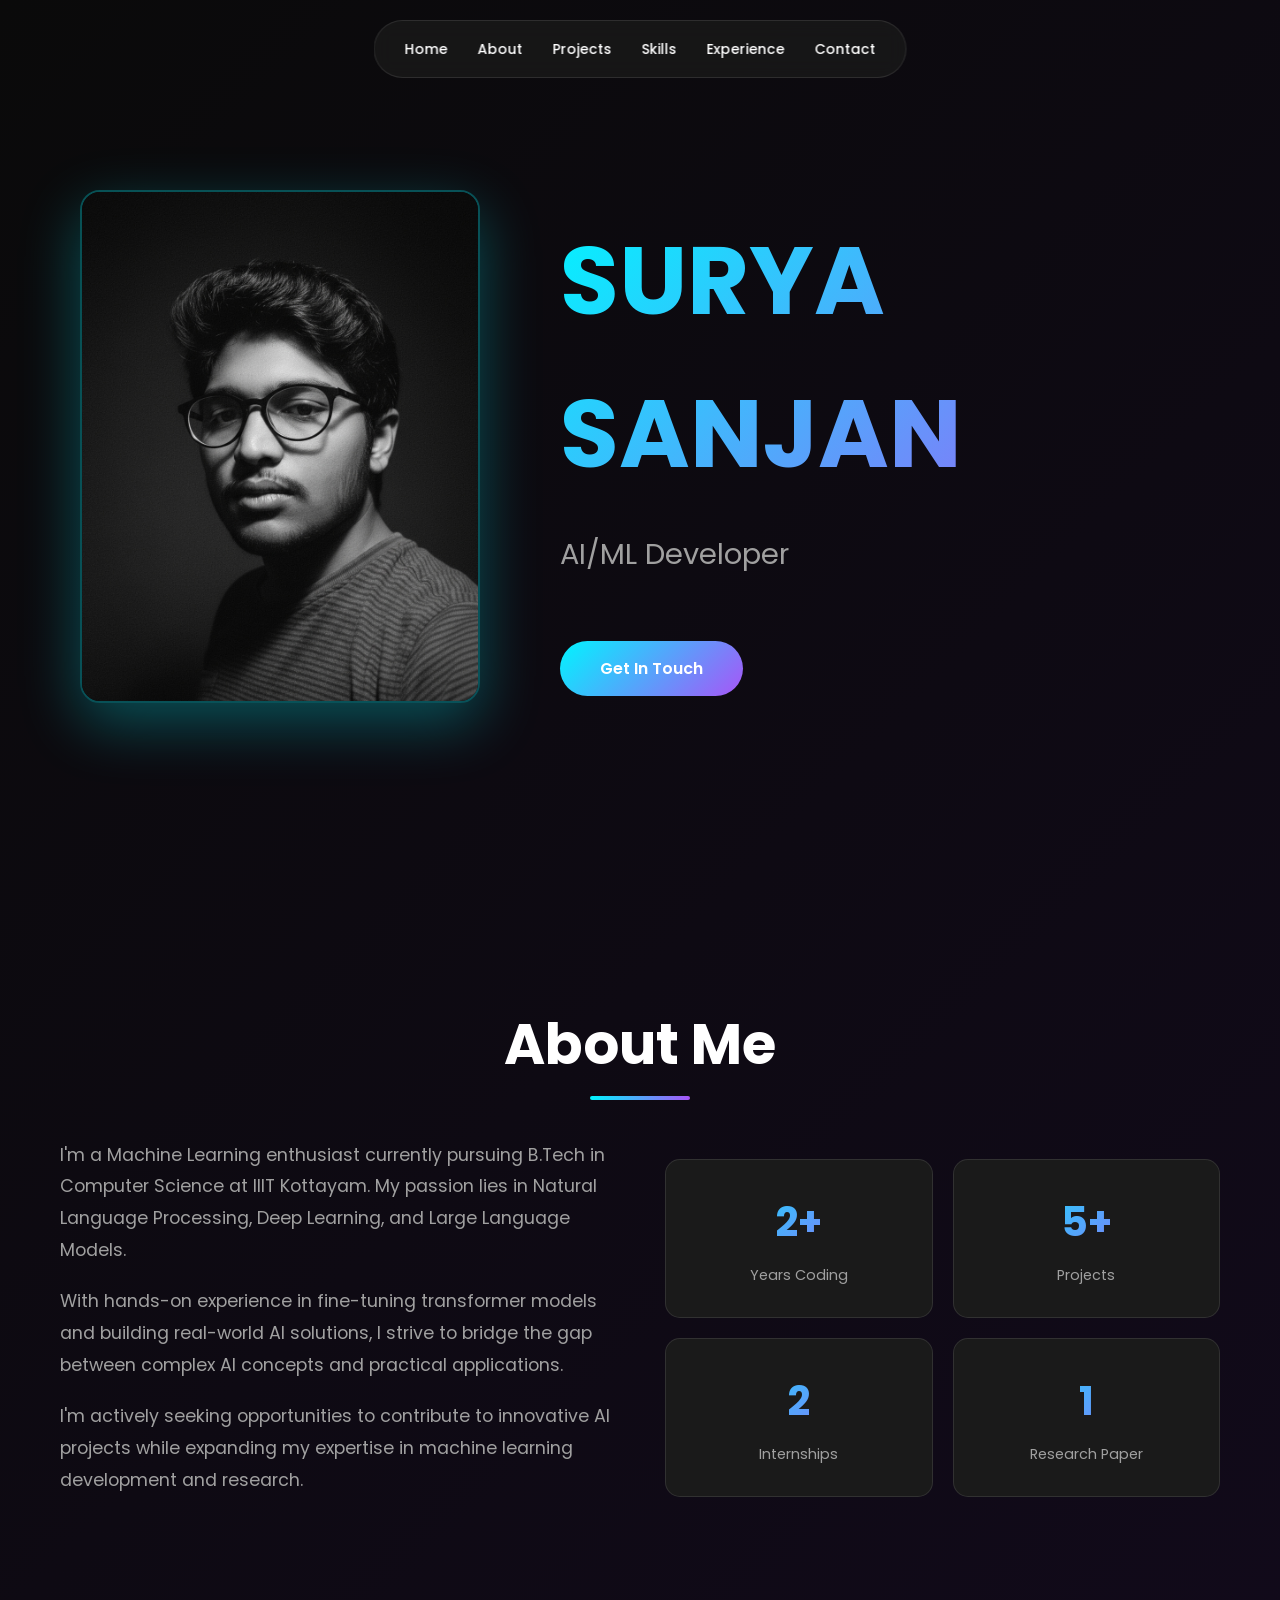
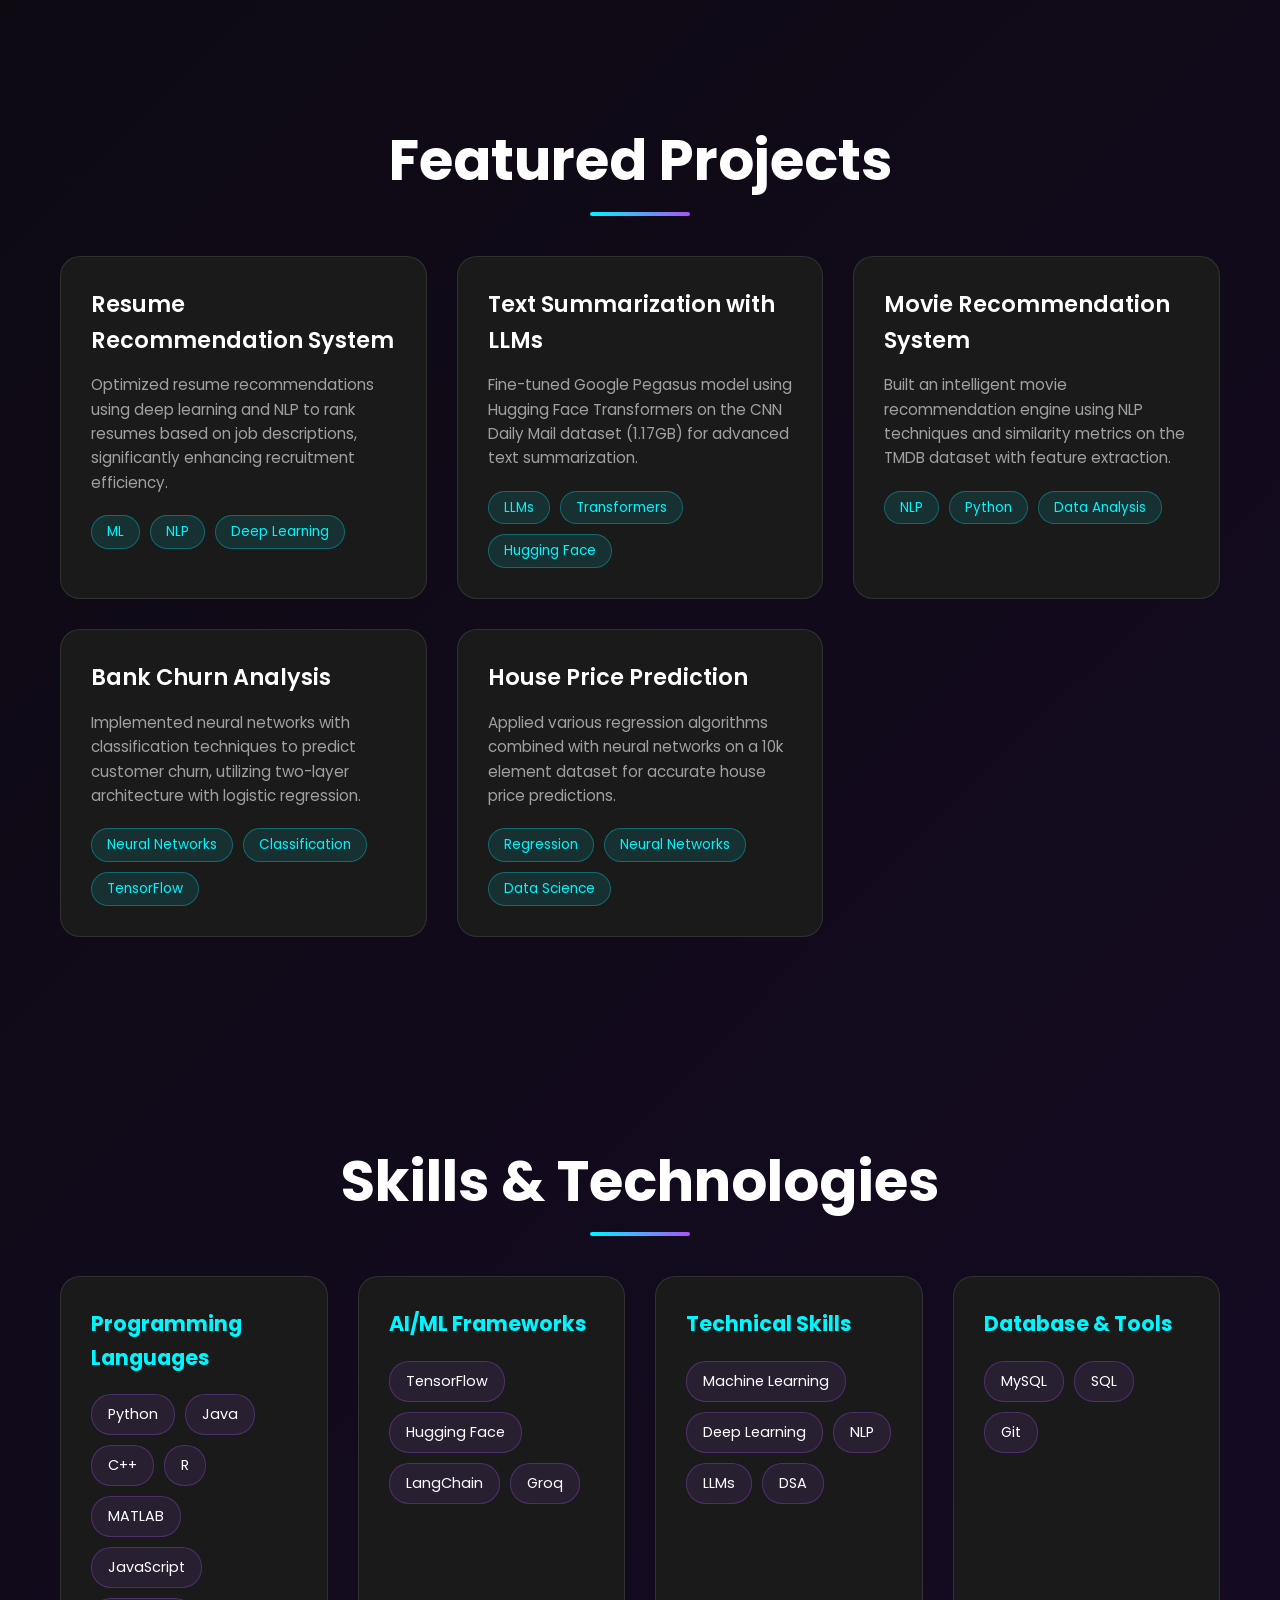
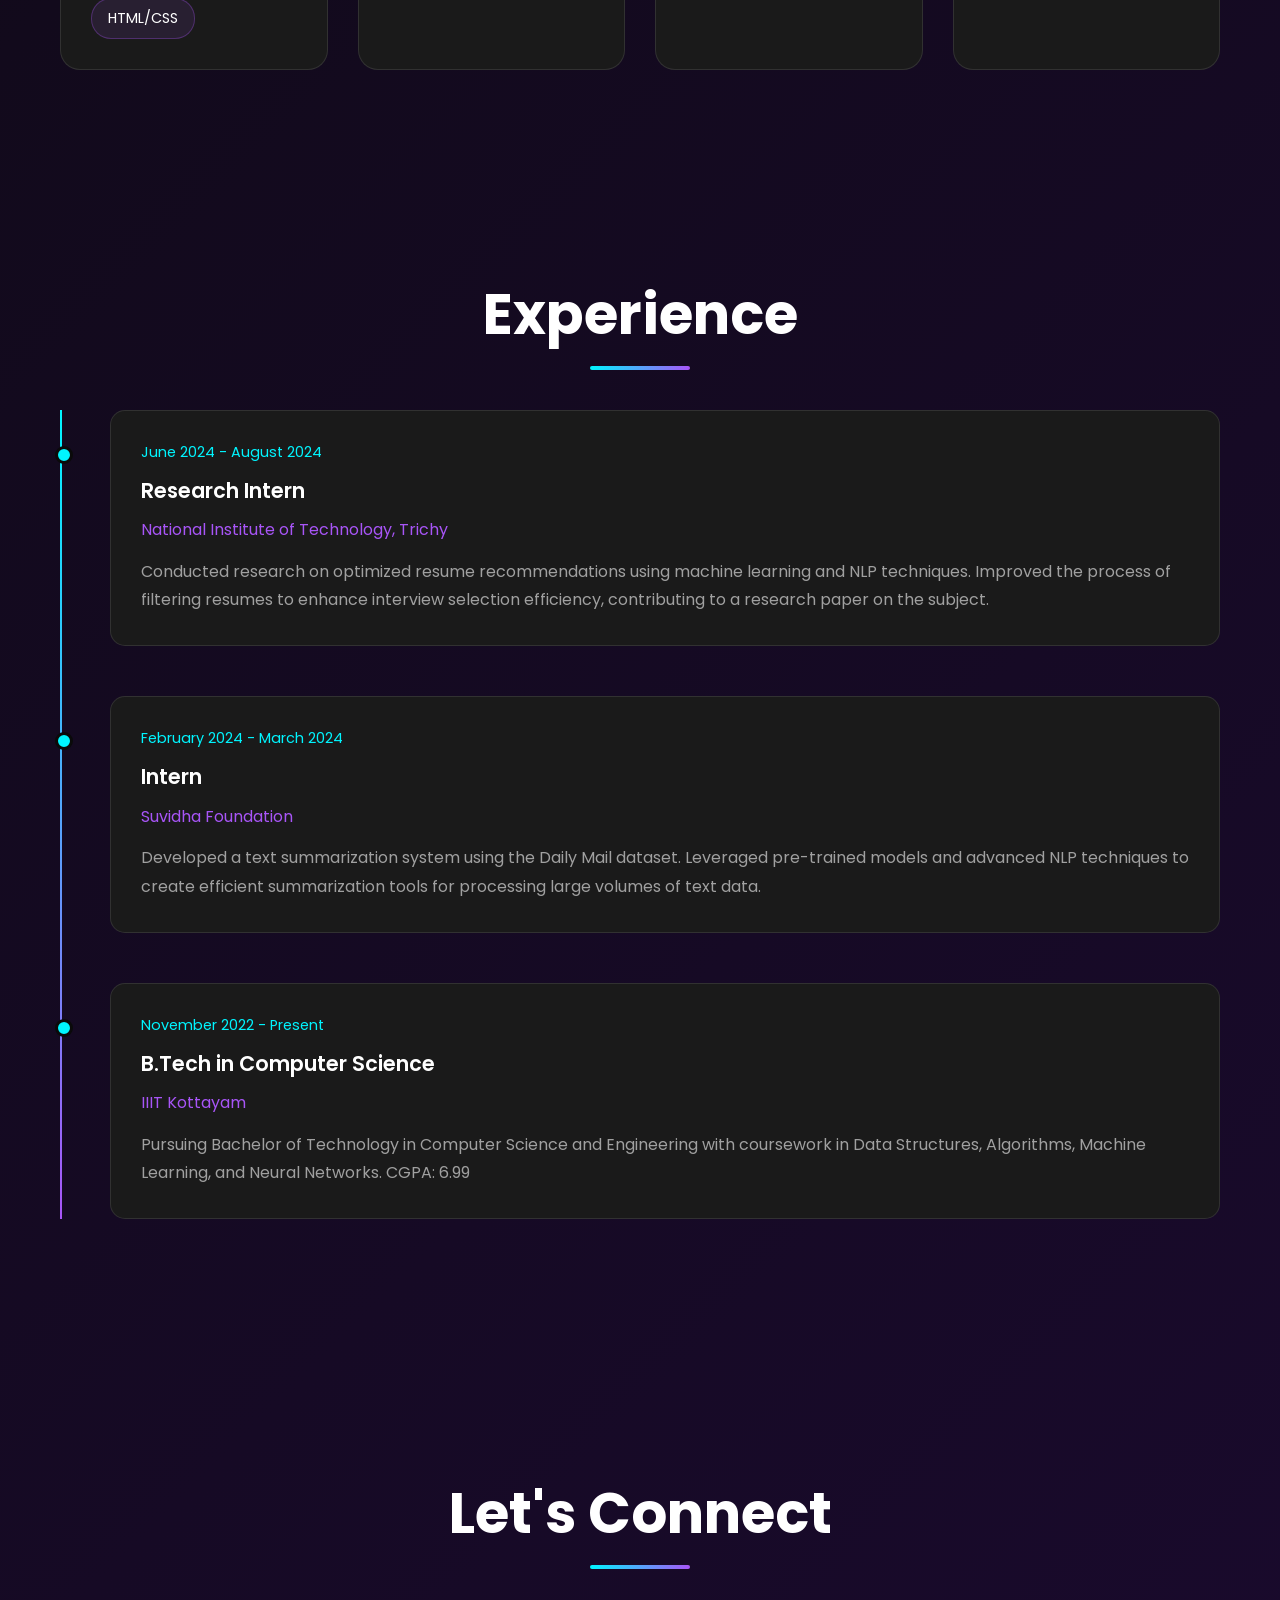
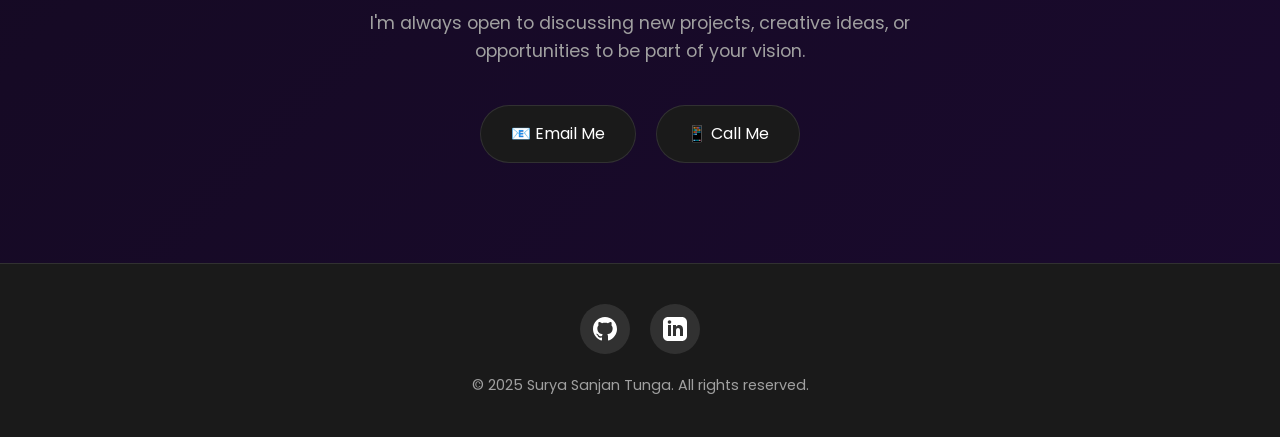
<file: main.html>
<!DOCTYPE html>
<html lang="en">
<head>
    <meta charset="UTF-8">
    <meta name="viewport" content="width=device-width, initial-scale=1.0">
    <title>Surya Sanjan - AI/ML Developer</title>
    <link href="https://fonts.googleapis.com/css2?family=Poppins:wght@300;400;600;700&display=swap" rel="stylesheet">
    <style>
        * {
            margin: 0;
            padding: 0;
            box-sizing: border-box;
        }

        :root {
            --primary-cyan: #00f5ff;
            --primary-purple: #a855f7;
            --dark-bg: #0a0a0a;
            --card-bg: #1a1a1a;
            --text-primary: #ffffff;
            --text-secondary: #a0a0a0;
        }

        body {
            font-family: 'Poppins', sans-serif;
            background: linear-gradient(135deg, #0a0a0a 0%, #1a0a2e 100%);
            color: var(--text-primary);
            overflow-x: hidden;
            line-height: 1.6;
        }

        #progress-bar {
            position: fixed;
            top: 0;
            left: 0;
            height: 3px;
            background: linear-gradient(90deg, var(--primary-cyan), var(--primary-purple));
            z-index: 9999;
            width: 0;
        }

        nav {
            position: fixed;
            top: 20px;
            left: 50%;
            transform: translateX(-50%);
            background: rgba(26, 26, 26, 0.8);
            backdrop-filter: blur(10px);
            padding: 15px 30px;
            border-radius: 50px;
            z-index: 1000;
            border: 1px solid rgba(255, 255, 255, 0.1);
        }

        nav ul {
            list-style: none;
            display: flex;
            gap: 30px;
        }

        nav a {
            color: var(--text-primary);
            text-decoration: none;
            font-size: 14px;
            font-weight: 500;
            transition: all 0.3s;
            position: relative;
        }

        nav a::after {
            content: '';
            position: absolute;
            bottom: -5px;
            left: 0;
            width: 0;
            height: 2px;
            background: var(--primary-cyan);
            transition: width 0.3s;
        }

        nav a:hover::after {
            width: 100%;
        }

        #hero {
            min-height: 100vh;
            display: flex;
            flex-direction: row;
            justify-content: center;
            align-items: center;
            gap: 80px;
            padding: 0 40px;
            position: relative;
        }

        .hero-image {
            flex: 0 0 400px;
            animation: slideInLeft 1s ease-out;
        }

        .hero-image img {
            width: 100%;
            height: auto;
            border-radius: 20px;
            box-shadow: 0 20px 60px rgba(0, 245, 255, 0.3);
            border: 2px solid rgba(0, 245, 255, 0.3);
        }

        .hero-content {
            flex: 1;
            text-align: left;
            animation: slideInRight 1s ease-out;
        }

        .hero-content h1 {
            font-size: clamp(3rem, 8vw, 6rem);
            font-weight: 700;
            margin-bottom: 20px;
            background: linear-gradient(135deg, var(--primary-cyan), var(--primary-purple));
            -webkit-background-clip: text;
            -webkit-text-fill-color: transparent;
            background-clip: text;
        }

        @keyframes slideInLeft {
            from {
                opacity: 0;
                transform: translateX(-100px);
            }
            to {
                opacity: 1;
                transform: translateX(0);
            }
        }

        @keyframes slideInRight {
            from {
                opacity: 0;
                transform: translateX(100px);
            }
            to {
                opacity: 1;
                transform: translateX(0);
            }
        }

        .typewriter {
            font-size: clamp(1.2rem, 3vw, 1.8rem);
            color: var(--text-secondary);
            margin-bottom: 30px;
            min-height: 60px;
        }

        .cta-button {
            display: inline-block;
            padding: 15px 40px;
            background: linear-gradient(135deg, var(--primary-cyan), var(--primary-purple));
            color: white;
            text-decoration: none;
            border-radius: 50px;
            font-weight: 600;
            transition: all 0.3s;
            margin-top: 20px;
        }

        .cta-button:hover {
            transform: translateY(-3px);
            box-shadow: 0 10px 30px rgba(0, 245, 255, 0.3);
        }

        section {
            padding: 100px 20px;
            max-width: 1200px;
            margin: 0 auto;
        }

        h2 {
            font-size: clamp(2.5rem, 5vw, 3.5rem);
            margin-bottom: 50px;
            text-align: center;
            position: relative;
        }

        h2::after {
            content: '';
            position: absolute;
            bottom: -10px;
            left: 50%;
            transform: translateX(-50%);
            width: 100px;
            height: 4px;
            background: linear-gradient(90deg, var(--primary-cyan), var(--primary-purple));
            border-radius: 2px;
        }

        .about-content {
            display: grid;
            grid-template-columns: 1fr 1fr;
            gap: 50px;
            align-items: center;
        }

        .about-text p {
            font-size: 1.1rem;
            color: var(--text-secondary);
            margin-bottom: 20px;
            line-height: 1.8;
        }

        .about-stats {
            display: grid;
            grid-template-columns: repeat(2, 1fr);
            gap: 20px;
        }

        .stat-card {
            background: var(--card-bg);
            padding: 30px;
            border-radius: 15px;
            text-align: center;
            border: 1px solid rgba(255, 255, 255, 0.1);
            transition: all 0.3s;
        }

        .stat-card:hover {
            transform: translateY(-10px);
            border-color: var(--primary-cyan);
            box-shadow: 0 10px 30px rgba(0, 245, 255, 0.2);
        }

        /* .stat-number {
            font-size: 2.5rem;
            font-weight: 700;
            background: linear-gradient(135deg, var(--primary-cyan), var(--primary-purple));
            -webkit-background-clip: text;
            -webkit-text-fill-color: transparent;
        } */
        .stat-number {
            font-size: 2.5rem;
            font-weight: 700;
            background: linear-gradient(135deg, var(--primary-cyan), var(--primary-purple));
            background-clip: text;              /* ✅ Standard property */
            -webkit-background-clip: text;      /* ✅ For WebKit browsers (Chrome, Safari) */
            -webkit-text-fill-color: transparent;
            color: transparent;                 /* ✅ For compatibility with Firefox */
        }


        .stat-label {
            color: var(--text-secondary);
            font-size: 0.9rem;
            margin-top: 10px;
        }

        .projects-grid {
            display: grid;
            grid-template-columns: repeat(auto-fit, minmax(320px, 1fr));
            gap: 30px;
        }

        .project-card {
            background: var(--card-bg);
            border-radius: 20px;
            overflow: hidden;
            border: 1px solid rgba(255, 255, 255, 0.1);
            transition: all 0.4s;
            cursor: pointer;
        }

        .project-card:hover {
            transform: translateY(-15px) scale(1.02);
            border-color: var(--primary-cyan);
            box-shadow: 0 20px 50px rgba(0, 245, 255, 0.3);
        }

        .project-content {
            padding: 30px;
        }

        .project-title {
            font-size: 1.4rem;
            font-weight: 600;
            margin-bottom: 15px;
            color: var(--text-primary);
        }

        .project-desc {
            color: var(--text-secondary);
            margin-bottom: 20px;
            font-size: 0.95rem;
        }

        .project-tags {
            display: flex;
            flex-wrap: wrap;
            gap: 10px;
        }

        .tag {
            padding: 5px 15px;
            background: rgba(0, 245, 255, 0.1);
            color: var(--primary-cyan);
            border-radius: 20px;
            font-size: 0.85rem;
            border: 1px solid rgba(0, 245, 255, 0.3);
        }

        .skills-container {
            display: grid;
            grid-template-columns: repeat(auto-fit, minmax(250px, 1fr));
            gap: 30px;
        }

        .skill-category {
            background: var(--card-bg);
            padding: 30px;
            border-radius: 20px;
            border: 1px solid rgba(255, 255, 255, 0.1);
            transition: all 0.3s;
        }

        .skill-category:hover {
            border-color: var(--primary-purple);
            box-shadow: 0 10px 30px rgba(168, 85, 247, 0.2);
        }

        .skill-category h3 {
            font-size: 1.3rem;
            margin-bottom: 20px;
            color: var(--primary-cyan);
        }

        .skill-list {
            display: flex;
            flex-wrap: wrap;
            gap: 10px;
        }

        .skill-item {
            padding: 8px 16px;
            background: rgba(168, 85, 247, 0.1);
            border-radius: 20px;
            font-size: 0.9rem;
            border: 1px solid rgba(168, 85, 247, 0.3);
            transition: all 0.3s;
        }

        .skill-item:hover {
            background: rgba(168, 85, 247, 0.2);
            transform: scale(1.05);
        }

        .timeline {
            position: relative;
            padding-left: 50px;
        }

        .timeline::before {
            content: '';
            position: absolute;
            left: 0;
            top: 0;
            height: 100%;
            width: 2px;
            background: linear-gradient(180deg, var(--primary-cyan), var(--primary-purple));
        }

        .timeline-item {
            position: relative;
            margin-bottom: 50px;
            padding: 30px;
            background: var(--card-bg);
            border-radius: 15px;
            border: 1px solid rgba(255, 255, 255, 0.1);
            transition: all 0.3s;
        }

        .timeline-item::before {
            content: '';
            position: absolute;
            left: -56px;
            top: 35px;
            width: 12px;
            height: 12px;
            border-radius: 50%;
            background: var(--primary-cyan);
            border: 3px solid var(--dark-bg);
        }

        .timeline-item:hover {
            transform: translateX(10px);
            border-color: var(--primary-cyan);
            box-shadow: 0 10px 30px rgba(0, 245, 255, 0.2);
        }

        .timeline-date {
            color: var(--primary-cyan);
            font-size: 0.9rem;
            margin-bottom: 10px;
        }

        .timeline-title {
            font-size: 1.3rem;
            font-weight: 600;
            margin-bottom: 10px;
        }

        .timeline-company {
            color: var(--primary-purple);
            margin-bottom: 15px;
        }

        .timeline-desc {
            color: var(--text-secondary);
            line-height: 1.8;
        }

        .contact-content {
            text-align: center;
            max-width: 600px;
            margin: 0 auto;
        }

        .contact-links {
            display: flex;
            justify-content: center;
            gap: 20px;
            margin-top: 40px;
            flex-wrap: wrap;
        }

        .contact-link {
            padding: 15px 30px;
            background: var(--card-bg);
            border-radius: 50px;
            text-decoration: none;
            color: var(--text-primary);
            border: 1px solid rgba(255, 255, 255, 0.1);
            transition: all 0.3s;
            display: flex;
            align-items: center;
            gap: 10px;
        }

        .contact-link:hover {
            border-color: var(--primary-cyan);
            transform: translateY(-5px);
            box-shadow: 0 10px 30px rgba(0, 245, 255, 0.3);
        }

        footer {
            text-align: center;
            padding: 40px 20px;
            background: var(--card-bg);
            border-top: 1px solid rgba(255, 255, 255, 0.1);
        }

        .social-links {
            display: flex;
            justify-content: center;
            gap: 20px;
            margin-bottom: 20px;
        }

        .social-link {
            width: 50px;
            height: 50px;
            border-radius: 50%;
            background: rgba(255, 255, 255, 0.1);
            display: flex;
            align-items: center;
            justify-content: center;
            text-decoration: none;
            color: var(--text-primary);
            transition: all 0.3s;
            font-size: 1.2rem;
        }

        .social-link:hover {
            background: var(--primary-cyan);
            transform: translateY(-5px);
        }

        @media (max-width: 768px) {
            nav ul {
                gap: 15px;
            }

            nav a {
                font-size: 12px;
            }

            #hero {
                flex-direction: column;
                text-align: center;
                gap: 40px;
            }

            .hero-image {
                flex: none;
                max-width: 300px;
            }

            .hero-content {
                text-align: center;
            }

            .about-content {
                grid-template-columns: 1fr;
            }

            .about-stats {
                grid-template-columns: 1fr;
            }

            .projects-grid {
                grid-template-columns: 1fr;
            }

            section {
                padding: 60px 20px;
            }

            .timeline {
                padding-left: 30px;
            }

            .timeline-item::before {
                left: -36px;
            }
        }
    </style>
</head>
<body>
    <div id="progress-bar"></div>

    <nav>
        <ul>
            <li><a href="#hero">Home</a></li>
            <li><a href="#about">About</a></li>
            <li><a href="#projects">Projects</a></li>
            <li><a href="#skills">Skills</a></li>
            <li><a href="#experience">Experience</a></li>
            <li><a href="#contact">Contact</a></li>
        </ul>
    </nav>

    <section id="hero">
        <div class="hero-image">
            <img src="img.jpg" alt="Surya Sanjan">
        </div>
        <div class="hero-content">
            <h1>SURYA SANJAN</h1>
            <div class="typewriter" id="typewriter"></div>
            <a href="#contact" class="cta-button">Get In Touch</a>
        </div>
    </section>

    <section id="about">
        <h2>About Me</h2>
        <div class="about-content">
            <div class="about-text">
                <p>
                    I'm a Machine Learning enthusiast currently pursuing B.Tech in Computer Science at IIIT Kottayam. 
                    My passion lies in Natural Language Processing, Deep Learning, and Large Language Models.
                </p>
                <p>
                    With hands-on experience in fine-tuning transformer models and building real-world AI solutions, 
                    I strive to bridge the gap between complex AI concepts and practical applications.
                </p>
                <p>
                    I'm actively seeking opportunities to contribute to innovative AI projects while expanding my expertise 
                    in machine learning development and research.
                </p>
            </div>
            <div class="about-stats">
                <div class="stat-card">
                    <div class="stat-number">2+</div>
                    <div class="stat-label">Years Coding</div>
                </div>
                <div class="stat-card">
                    <div class="stat-number">5+</div>
                    <div class="stat-label">Projects</div>
                </div>
                <div class="stat-card">
                    <div class="stat-number">2</div>
                    <div class="stat-label">Internships</div>
                </div>
                <div class="stat-card">
                    <div class="stat-number">1</div>
                    <div class="stat-label">Research Paper</div>
                </div>
            </div>
        </div>
    </section>

    <section id="projects">
        <h2>Featured Projects</h2>
        <div class="projects-grid">
            <div class="project-card">
                <div class="project-content">
                    <h3 class="project-title">Resume Recommendation System</h3>
                    <p class="project-desc">
                        Optimized resume recommendations using deep learning and NLP to rank resumes based on job descriptions, 
                        significantly enhancing recruitment efficiency.
                    </p>
                    <div class="project-tags">
                        <span class="tag">ML</span>
                        <span class="tag">NLP</span>
                        <span class="tag">Deep Learning</span>
                    </div>
                </div>
            </div>

            <div class="project-card">
                <div class="project-content">
                    <h3 class="project-title">Text Summarization with LLMs</h3>
                    <p class="project-desc">
                        Fine-tuned Google Pegasus model using Hugging Face Transformers on the CNN Daily Mail dataset (1.17GB) 
                        for advanced text summarization.
                    </p>
                    <div class="project-tags">
                        <span class="tag">LLMs</span>
                        <span class="tag">Transformers</span>
                        <span class="tag">Hugging Face</span>
                    </div>
                </div>
            </div>

            <div class="project-card">
                <div class="project-content">
                    <h3 class="project-title">Movie Recommendation System</h3>
                    <p class="project-desc">
                        Built an intelligent movie recommendation engine using NLP techniques and similarity metrics 
                        on the TMDB dataset with feature extraction.
                    </p>
                    <div class="project-tags">
                        <span class="tag">NLP</span>
                        <span class="tag">Python</span>
                        <span class="tag">Data Analysis</span>
                    </div>
                </div>
            </div>

            <div class="project-card">
                <div class="project-content">
                    <h3 class="project-title">Bank Churn Analysis</h3>
                    <p class="project-desc">
                        Implemented neural networks with classification techniques to predict customer churn, 
                        utilizing two-layer architecture with logistic regression.
                    </p>
                    <div class="project-tags">
                        <span class="tag">Neural Networks</span>
                        <span class="tag">Classification</span>
                        <span class="tag">TensorFlow</span>
                    </div>
                </div>
            </div>

            <div class="project-card">
                <div class="project-content">
                    <h3 class="project-title">House Price Prediction</h3>
                    <p class="project-desc">
                        Applied various regression algorithms combined with neural networks on a 10k element dataset 
                        for accurate house price predictions.
                    </p>
                    <div class="project-tags">
                        <span class="tag">Regression</span>
                        <span class="tag">Neural Networks</span>
                        <span class="tag">Data Science</span>
                    </div>
                </div>
            </div>
        </div>
    </section>

    <section id="skills">
        <h2>Skills & Technologies</h2>
        <div class="skills-container">
            <div class="skill-category">
                <h3>Programming Languages</h3>
                <div class="skill-list">
                    <span class="skill-item">Python</span>
                    <span class="skill-item">Java</span>
                    <span class="skill-item">C++</span>
                    <span class="skill-item">R</span>
                    <span class="skill-item">MATLAB</span>
                    <span class="skill-item">JavaScript</span>
                    <span class="skill-item">HTML/CSS</span>
                </div>
            </div>

            <div class="skill-category">
                <h3>AI/ML Frameworks</h3>
                <div class="skill-list">
                    <span class="skill-item">TensorFlow</span>
                    <span class="skill-item">Hugging Face</span>
                    <span class="skill-item">LangChain</span>
                    <span class="skill-item">Groq</span>
                </div>
            </div>

            <div class="skill-category">
                <h3>Technical Skills</h3>
                <div class="skill-list">
                    <span class="skill-item">Machine Learning</span>
                    <span class="skill-item">Deep Learning</span>
                    <span class="skill-item">NLP</span>
                    <span class="skill-item">LLMs</span>
                    <span class="skill-item">DSA</span>
                </div>
            </div>

            <div class="skill-category">
                <h3>Database & Tools</h3>
                <div class="skill-list">
                    <span class="skill-item">MySQL</span>
                    <span class="skill-item">SQL</span>
                    <span class="skill-item">Git</span>
                </div>
            </div>
        </div>
    </section>

    <section id="experience">
        <h2>Experience</h2>
        <div class="timeline">
            <div class="timeline-item">
                <div class="timeline-date">June 2024 - August 2024</div>
                <h3 class="timeline-title">Research Intern</h3>
                <div class="timeline-company">National Institute of Technology, Trichy</div>
                <p class="timeline-desc">
                    Conducted research on optimized resume recommendations using machine learning and NLP techniques. 
                    Improved the process of filtering resumes to enhance interview selection efficiency, contributing to 
                    a research paper on the subject.
                </p>
            </div>

            <div class="timeline-item">
                <div class="timeline-date">February 2024 - March 2024</div>
                <h3 class="timeline-title">Intern</h3>
                <div class="timeline-company">Suvidha Foundation</div>
                <p class="timeline-desc">
                    Developed a text summarization system using the Daily Mail dataset. Leveraged pre-trained models and 
                    advanced NLP techniques to create efficient summarization tools for processing large volumes of text data.
                </p>
            </div>

            <div class="timeline-item">
                <div class="timeline-date">November 2022 - Present</div>
                <h3 class="timeline-title">B.Tech in Computer Science</h3>
                <div class="timeline-company">IIIT Kottayam</div>
                <p class="timeline-desc">
                    Pursuing Bachelor of Technology in Computer Science and Engineering with coursework in Data Structures, 
                    Algorithms, Machine Learning, and Neural Networks. CGPA: 6.99
                </p>
            </div>
        </div>
    </section>

    <section id="contact">
        <h2>Let's Connect</h2>
        <div class="contact-content">
            <p style="color: var(--text-secondary); font-size: 1.1rem; margin-bottom: 30px;">
                I'm always open to discussing new projects, creative ideas, or opportunities to be part of your vision.
            </p>
            <div class="contact-links">
                <a href="mailto:t.sanjan018@gmail.com" class="contact-link">
                    📧 Email Me
                </a>
                <a href="tel:+919059397913" class="contact-link">
                    📱 Call Me
                </a>
            </div>
        </div>
    </section>

    <footer>
        <div class="social-links">
            <a href="https://github.com/Sanjan2005" target="_blank" class="social-link" title="GitHub">
                <svg width="24" height="24" viewBox="0 0 24 24" fill="currentColor">
                    <path d="M12 0c-6.626 0-12 5.373-12 12 0 5.302 3.438 9.8 8.207 11.387.599.111.793-.261.793-.577v-2.234c-3.338.726-4.033-1.416-4.033-1.416-.546-1.387-1.333-1.756-1.333-1.756-1.089-.745.083-.729.083-.729 1.205.084 1.839 1.237 1.839 1.237 1.07 1.834 2.807 1.304 3.492.997.107-.775.418-1.305.762-1.604-2.665-.305-5.467-1.334-5.467-5.931 0-1.311.469-2.381 1.236-3.221-.124-.303-.535-1.524.117-3.176 0 0 1.008-.322 3.301 1.23.957-.266 1.983-.399 3.003-.404 1.02.005 2.047.138 3.006.404 2.291-1.552 3.297-1.23 3.297-1.23.653 1.653.242 2.874.118 3.176.77.84 1.235 1.911 1.235 3.221 0 4.609-2.807 5.624-5.479 5.921.43.372.823 1.102.823 2.222v3.293c0 .319.192.694.801.576 4.765-1.589 8.199-6.086 8.199-11.386 0-6.627-5.373-12-12-12z"/>
                </svg>
            </a>
            <a href="https://linkedin.com/in/surya-sanjan-6b492125a" target="_blank" class="social-link" title="LinkedIn">
                <svg width="24" height="24" viewBox="0 0 24 24" fill="currentColor">
                    <path d="M19 0h-14c-2.761 0-5 2.239-5 5v14c0 2.761 2.239 5 5 5h14c2.762 0 5-2.239 5-5v-14c0-2.761-2.238-5-5-5zm-11 19h-3v-11h3v11zm-1.5-12.268c-.966 0-1.75-.79-1.75-1.764s.784-1.764 1.75-1.764 1.75.79 1.75 1.764-.783 1.764-1.75 1.764zm13.5 12.268h-3v-5.604c0-3.368-4-3.113-4 0v5.604h-3v-11h3v1.765c1.396-2.586 7-2.777 7 2.476v6.759z"/>
                </svg>
            </a>
        </div>
        <p style="color: var(--text-secondary); font-size: 0.9rem;">
            © 2025 Surya Sanjan Tunga. All rights reserved.
        </p>
    </footer>

    <script>
        window.addEventListener('scroll', function() {
            const winScroll = document.body.scrollTop || document.documentElement.scrollTop;
            const height = document.documentElement.scrollHeight - document.documentElement.clientHeight;
            const scrolled = (winScroll / height) * 100;
            document.getElementById('progress-bar').style.width = scrolled + '%';
        });

        const phrases = ['AI/ML Developer', 'NLP Enthusiast', 'Deep Learning Expert', 'LLM Specialist'];
        let phraseIndex = 0;
        let charIndex = 0;
        let isDeleting = false;
        const typewriterElement = document.getElementById('typewriter');

        function typeWriter() {
            const currentPhrase = phrases[phraseIndex];
            
            if (isDeleting) {
                typewriterElement.textContent = currentPhrase.substring(0, charIndex - 1);
                charIndex--;
            } else {
                typewriterElement.textContent = currentPhrase.substring(0, charIndex + 1);
                charIndex++;
            }

            let typeSpeed = isDeleting ? 50 : 100;

            if (!isDeleting && charIndex === currentPhrase.length) {
                typeSpeed = 2000;
                isDeleting = true;
            } else if (isDeleting && charIndex === 0) {
                isDeleting = false;
                phraseIndex = (phraseIndex + 1) % phrases.length;
                typeSpeed = 500;
            }

            setTimeout(typeWriter, typeSpeed);
        }

        typeWriter();
    </script>
</body>
</html>
</file>
